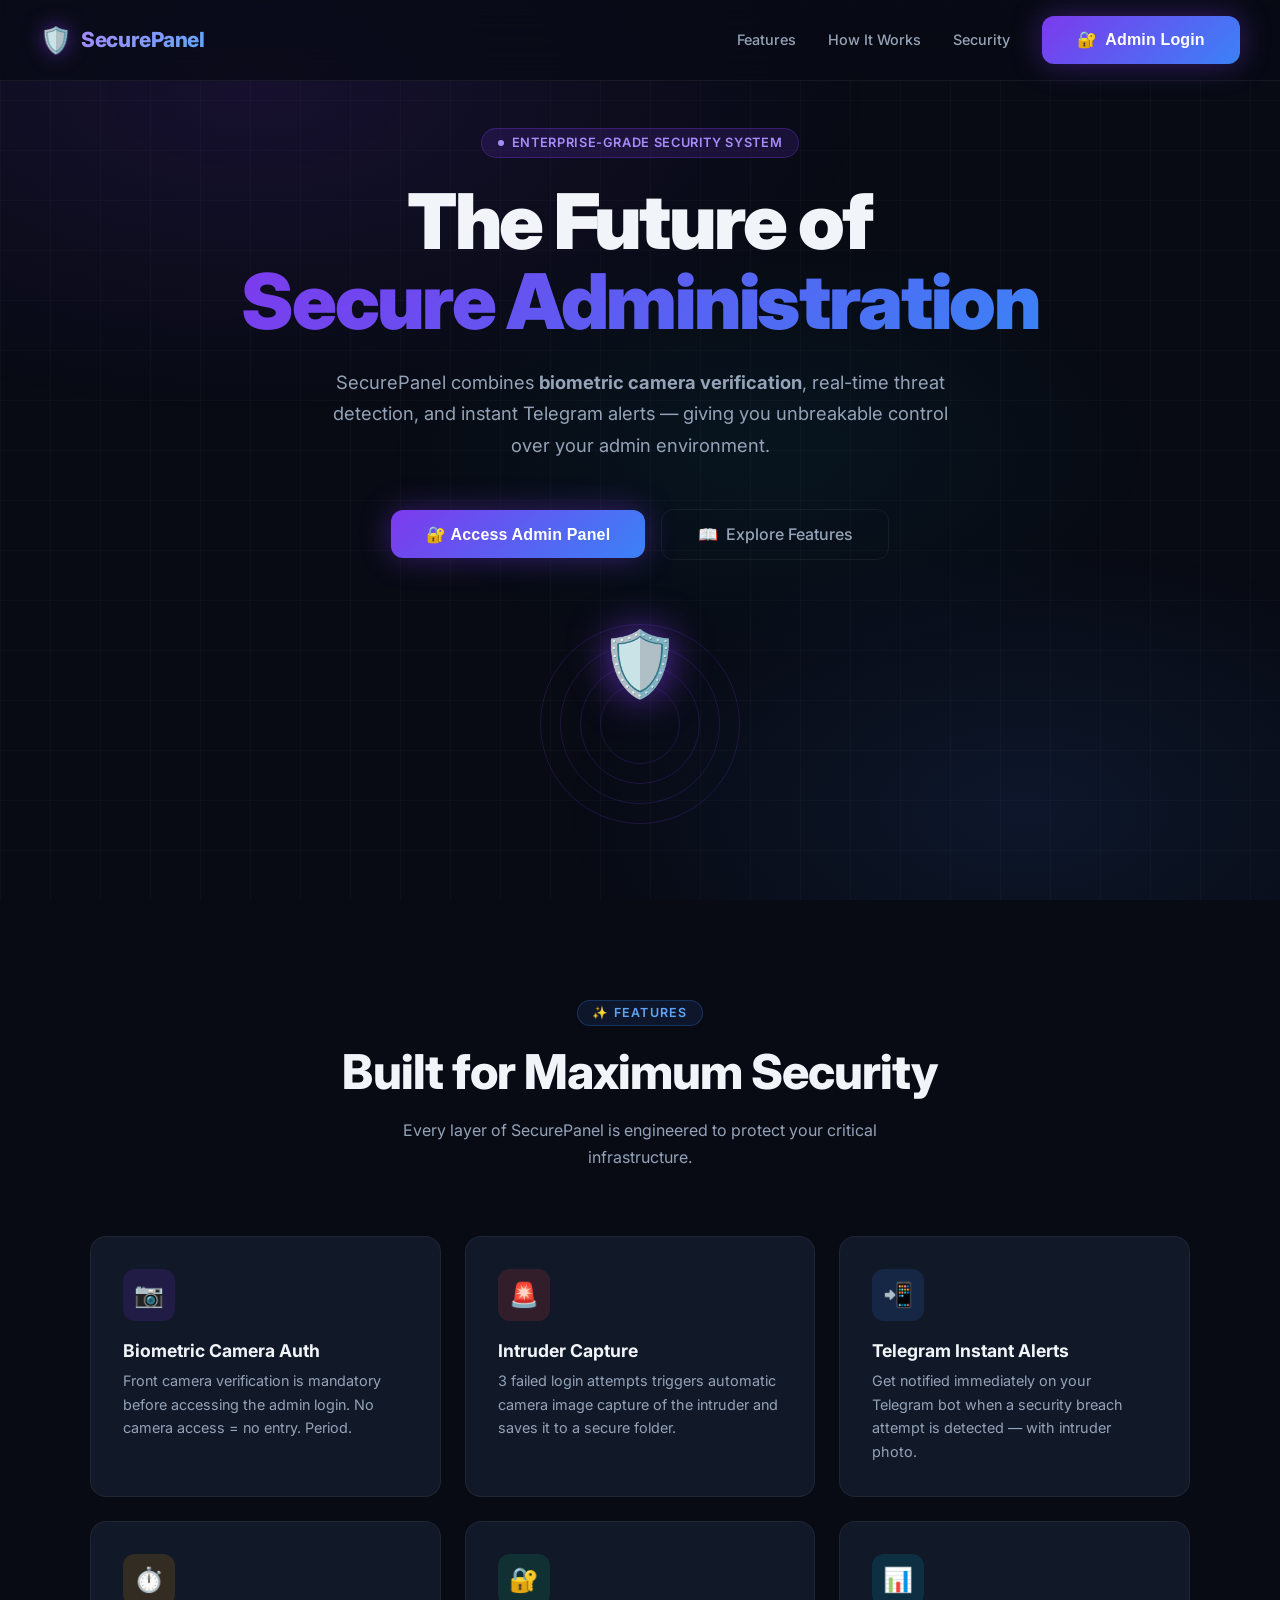
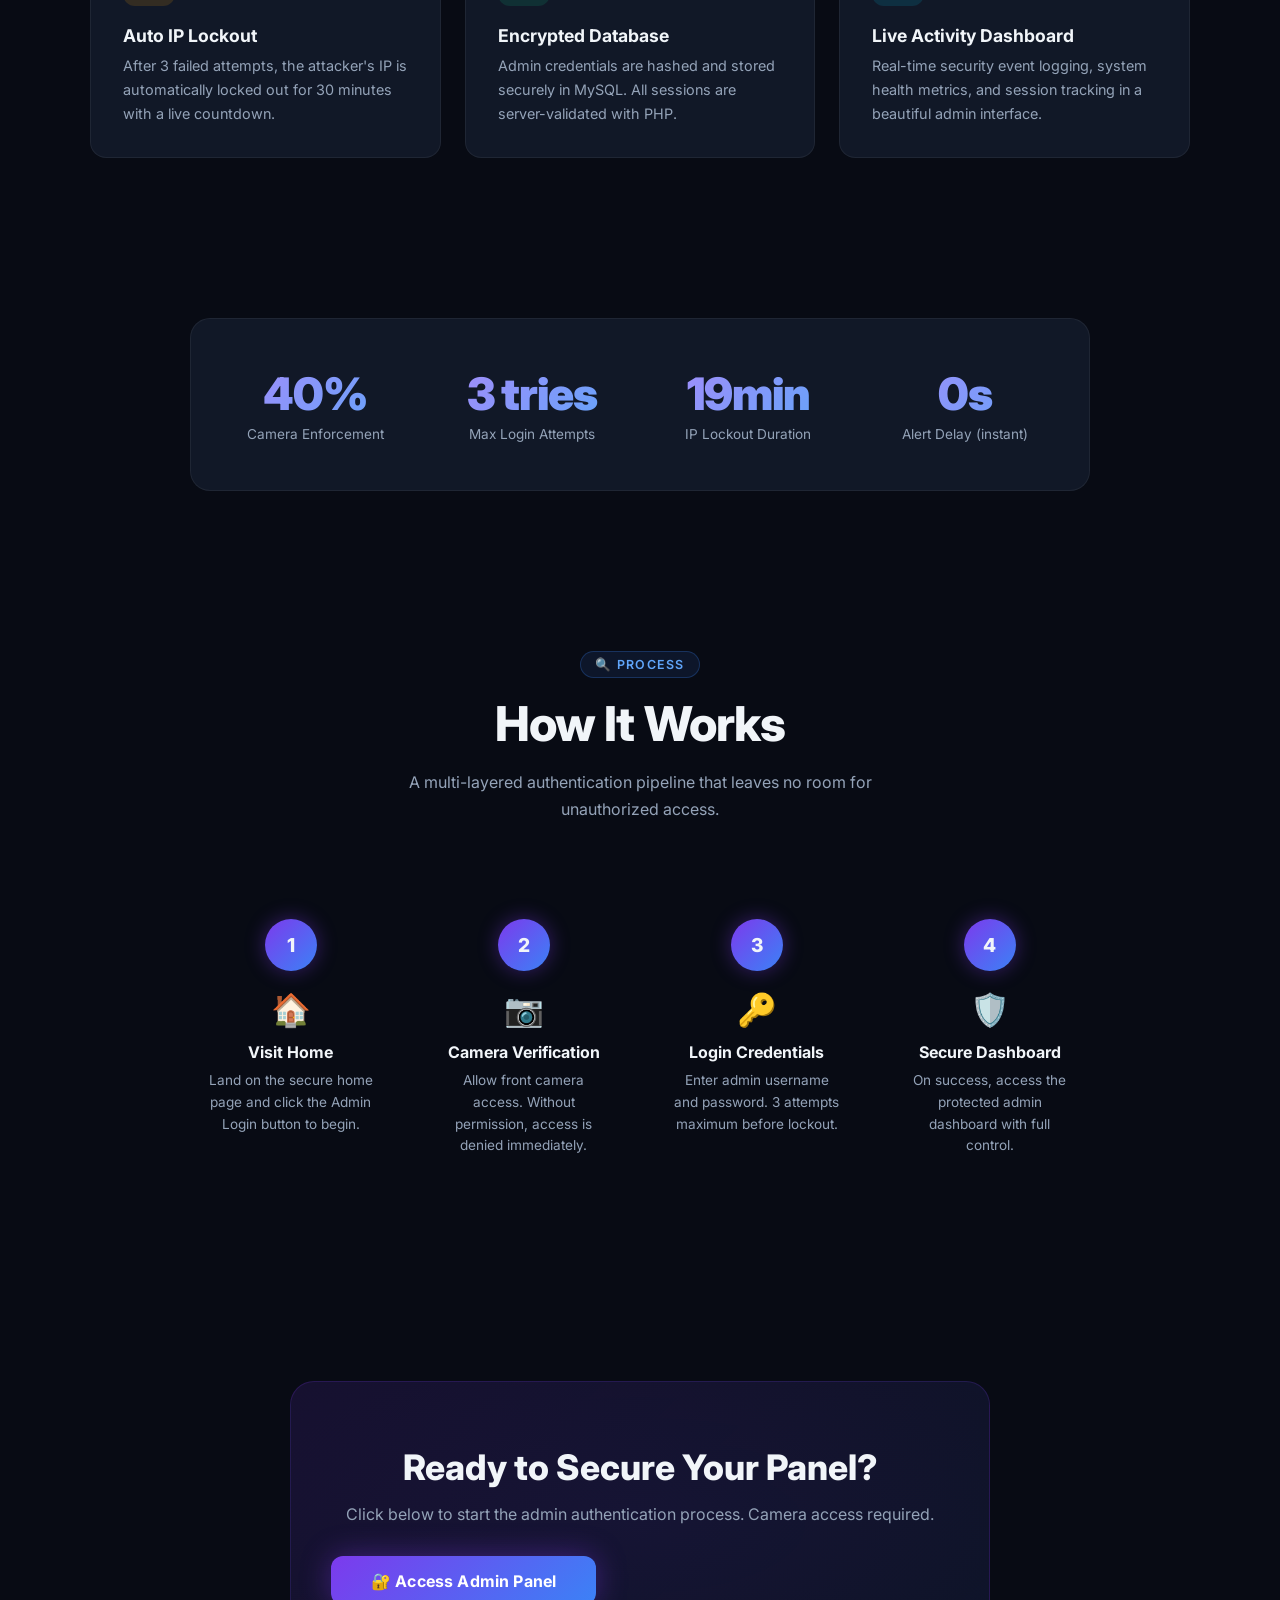
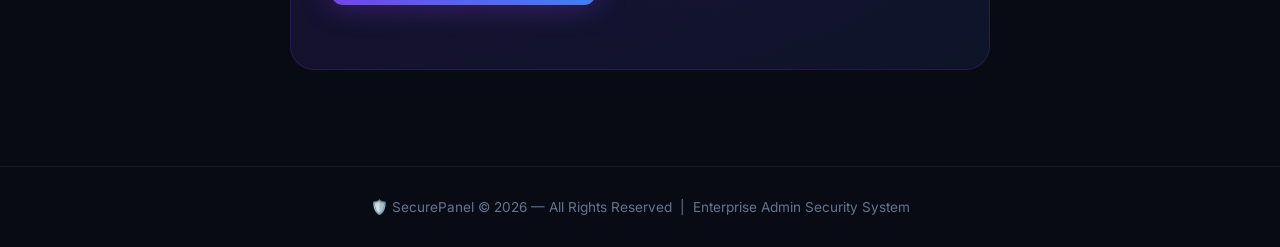
<file: index.html>
<!DOCTYPE html>
<html lang="en">
<head>
  <meta charset="UTF-8" />
  <meta name="viewport" content="width=device-width, initial-scale=1.0" />
  <title>SecurePanel — Enterprise Admin Security System</title>
  <meta name="description" content="SecurePanel is a next-generation secure admin panel system with biometric camera authentication, real-time threat detection, and Telegram security alerts." />
  <meta name="keywords" content="secure admin panel, biometric authentication, security system, admin dashboard" />

  <!-- Fonts -->
  <link rel="preconnect" href="https://fonts.googleapis.com" />
  <link href="https://fonts.googleapis.com/css2?family=Inter:wght@300;400;500;600;700;800;900&display=swap" rel="stylesheet" />

  <!-- Styles -->
  <link rel="stylesheet" href="css/style.css" />
</head>
<body>

<!-- Background -->
<div class="bg-mesh"></div>
<div class="grid-bg"></div>
<div class="particles"></div>

<!-- ========== NAVIGATION ========== -->
<nav class="navbar" id="navbar">
  <div class="nav-brand">
    <span class="brand-shield">🛡️</span>
    <span class="brand-name">SecurePanel</span>
  </div>
  <div class="nav-links">
    <a href="#features"    class="nav-link">Features</a>
    <a href="#how-it-works" class="nav-link">How It Works</a>
    <a href="#security"    class="nav-link">Security</a>
    <button id="adminLoginBtn" class="nav-cta">
      <span>🔐</span> Admin Login
    </button>
  </div>
</nav>

<!-- ========== HERO ========== -->
<section class="hero" id="home">
  <div class="hero-content">
    <div class="hero-badge">
      <span class="badge-dot"></span>
      ENTERPRISE-GRADE SECURITY SYSTEM
    </div>

    <h1 class="hero-title">
      <span class="line-1">The Future of</span>
      <span class="line-2">Secure Administration</span>
    </h1>

    <p class="hero-desc">
      SecurePanel combines <strong>biometric camera verification</strong>, real-time threat detection,
      and instant Telegram alerts — giving you unbreakable control over your admin environment.
    </p>

    <div class="hero-btns">
      <button id="adminLoginBtn" class="btn" onclick="document.getElementById('cameraModal').classList.add('active')">
        <span>🔐 Access Admin Panel</span>
      </button>
      <a href="#features" class="btn-secondary">
        <span>📖</span> Explore Features
      </a>
    </div>

    <!-- Shield visual -->
    <div class="hero-visual">
      <div class="shield-visual">
        <div class="shield-rings">
          <div class="ring"></div>
          <div class="ring"></div>
          <div class="ring"></div>
          <div class="ring"></div>
        </div>
        <div class="shield-center">🛡️</div>
      </div>
    </div>
  </div>
</section>

<!-- ========== FEATURES ========== -->
<section class="features" id="features">
  <div class="section-header reveal">
    <div class="section-tag">✨ FEATURES</div>
    <h2 class="section-title">Built for Maximum Security</h2>
    <p class="section-desc">Every layer of SecurePanel is engineered to protect your critical infrastructure.</p>
  </div>

  <div class="features-grid">

    <div class="feature-card reveal" style="--card-glow:rgba(124,58,237,0.08)">
      <div class="card-icon" style="--icon-bg:rgba(124,58,237,0.15)">📷</div>
      <div class="card-title">Biometric Camera Auth</div>
      <div class="card-desc">Front camera verification is mandatory before accessing the admin login. No camera access = no entry. Period.</div>
    </div>

    <div class="feature-card reveal" style="--card-glow:rgba(239,68,68,0.08)">
      <div class="card-icon" style="--icon-bg:rgba(239,68,68,0.15)">🚨</div>
      <div class="card-title">Intruder Capture</div>
      <div class="card-desc">3 failed login attempts triggers automatic camera image capture of the intruder and saves it to a secure folder.</div>
    </div>

    <div class="feature-card reveal" style="--card-glow:rgba(59,130,246,0.08)">
      <div class="card-icon" style="--icon-bg:rgba(59,130,246,0.15)">📲</div>
      <div class="card-title">Telegram Instant Alerts</div>
      <div class="card-desc">Get notified immediately on your Telegram bot when a security breach attempt is detected — with intruder photo.</div>
    </div>

    <div class="feature-card reveal" style="--card-glow:rgba(245,158,11,0.08)">
      <div class="card-icon" style="--icon-bg:rgba(245,158,11,0.15)">⏱️</div>
      <div class="card-title">Auto IP Lockout</div>
      <div class="card-desc">After 3 failed attempts, the attacker's IP is automatically locked out for 30 minutes with a live countdown.</div>
    </div>

    <div class="feature-card reveal" style="--card-glow:rgba(16,185,129,0.08)">
      <div class="card-icon" style="--icon-bg:rgba(16,185,129,0.15)">🔐</div>
      <div class="card-title">Encrypted Database</div>
      <div class="card-desc">Admin credentials are hashed and stored securely in MySQL. All sessions are server-validated with PHP.</div>
    </div>

    <div class="feature-card reveal" style="--card-glow:rgba(6,182,212,0.08)">
      <div class="card-icon" style="--icon-bg:rgba(6,182,212,0.15)">📊</div>
      <div class="card-title">Live Activity Dashboard</div>
      <div class="card-desc">Real-time security event logging, system health metrics, and session tracking in a beautiful admin interface.</div>
    </div>

  </div>
</section>

<!-- ========== STATS BANNER ========== -->
<section class="stats-banner" id="security">
  <div class="stats-inner reveal">
    <div class="stat-item">
      <div class="stat-num" data-count="100" data-suffix="%">0%</div>
      <div class="stat-lbl">Camera Enforcement</div>
    </div>
    <div class="stat-item">
      <div class="stat-num" data-count="3" data-suffix=" tries">0 tries</div>
      <div class="stat-lbl">Max Login Attempts</div>
    </div>
    <div class="stat-item">
      <div class="stat-num" data-count="30" data-suffix="min">0min</div>
      <div class="stat-lbl">IP Lockout Duration</div>
    </div>
    <div class="stat-item">
      <div class="stat-num" data-count="0" data-suffix="s">0s</div>
      <div class="stat-lbl">Alert Delay (instant)</div>
    </div>
  </div>
</section>

<!-- ========== HOW IT WORKS ========== -->
<section class="how-it-works" id="how-it-works">
  <div class="section-header reveal">
    <div class="section-tag">🔍 PROCESS</div>
    <h2 class="section-title">How It Works</h2>
    <p class="section-desc">A multi-layered authentication pipeline that leaves no room for unauthorized access.</p>
  </div>

  <div class="steps-grid">
    <div class="step-card reveal">
      <div class="step-num">1</div>
      <div class="step-icon">🏠</div>
      <div class="step-title">Visit Home</div>
      <div class="step-desc">Land on the secure home page and click the Admin Login button to begin.</div>
    </div>
    <div class="step-card reveal">
      <div class="step-num">2</div>
      <div class="step-icon">📷</div>
      <div class="step-title">Camera Verification</div>
      <div class="step-desc">Allow front camera access. Without permission, access is denied immediately.</div>
    </div>
    <div class="step-card reveal">
      <div class="step-num">3</div>
      <div class="step-icon">🔑</div>
      <div class="step-title">Login Credentials</div>
      <div class="step-desc">Enter admin username and password. 3 attempts maximum before lockout.</div>
    </div>
    <div class="step-card reveal">
      <div class="step-num">4</div>
      <div class="step-icon">🛡️</div>
      <div class="step-title">Secure Dashboard</div>
      <div class="step-desc">On success, access the protected admin dashboard with full control.</div>
    </div>
  </div>
</section>

<!-- ========== CTA ========== -->
<section class="cta-section">
  <div class="cta-box reveal">
    <div class="cta-title">Ready to Secure Your Panel?</div>
    <p class="cta-desc">Click below to start the admin authentication process. Camera access required.</p>
    <div class="cta-btn">
      <button id="adminLoginBtn" onclick="document.getElementById('cameraModal').classList.add('active')" style="
        padding: 0.9rem 2.5rem;
        background: linear-gradient(135deg, #7c3aed, #3b82f6);
        color: #fff; border: none; border-radius: 12px;
        font-size: 1rem; font-weight: 700; cursor: pointer;
        position: relative; z-index: 1;
        box-shadow: 0 0 30px rgba(124,58,237,0.4);
        transition: all 0.3s; font-family: 'Inter', sans-serif;
      " onmouseover="this.style.transform='translateY(-3px)'" onmouseout="this.style.transform='translateY(0)'">
        🔐 Access Admin Panel
      </button>
    </div>
  </div>
</section>

<!-- ========== FOOTER ========== -->
<footer>
  <p>🛡️ SecurePanel &copy; 2026 — All Rights Reserved &nbsp;|&nbsp; Enterprise Admin Security System</p>
</footer>

<!-- ========== CAMERA PERMISSION MODAL ========== -->
<div class="modal-overlay" id="cameraModal" role="dialog" aria-modal="true" aria-labelledby="modalTitle">
  <div class="modal-box">
    <div class="modal-icon">📷</div>
    <h2 class="modal-title" id="modalTitle">Camera Access Required</h2>
    <p class="modal-desc">
      For security purposes, <strong>front camera access is mandatory</strong> to access the Admin Panel.
      Your camera will be used for identity verification and security monitoring.
      <br /><br />
      <em style="color:#f59e0b; font-size:0.82rem;">⚠️ If you deny access, you will not be able to log in.</em>
    </p>
    <div class="modal-btns">
      <button class="btn-allow" id="allowCameraBtn">✅ Allow Camera</button>
      <button class="btn-deny"  id="denyCameraBtn">✖ Deny</button>
    </div>
  </div>
</div>

<!-- Camera denied message -->
<div id="cameraRequiredMsg" style="
  display:none; position:fixed; bottom:2rem; left:50%; transform:translateX(-50%);
  background:rgba(239,68,68,0.15); border:1px solid rgba(239,68,68,0.4);
  color:#fca5a5; padding:0.9rem 1.5rem; border-radius:12px; z-index:9999;
  font-size:0.9rem; font-family:'Inter',sans-serif; backdrop-filter:blur(10px);
  align-items:center; gap:0.6rem; max-width:90vw; text-align:center;
">
  🚫 Camera access is required to access the Admin Panel. Please allow camera and try again.
</div>

<!-- Scripts -->
<script src="js/home.js"></script>
</body>
</html>
</file>
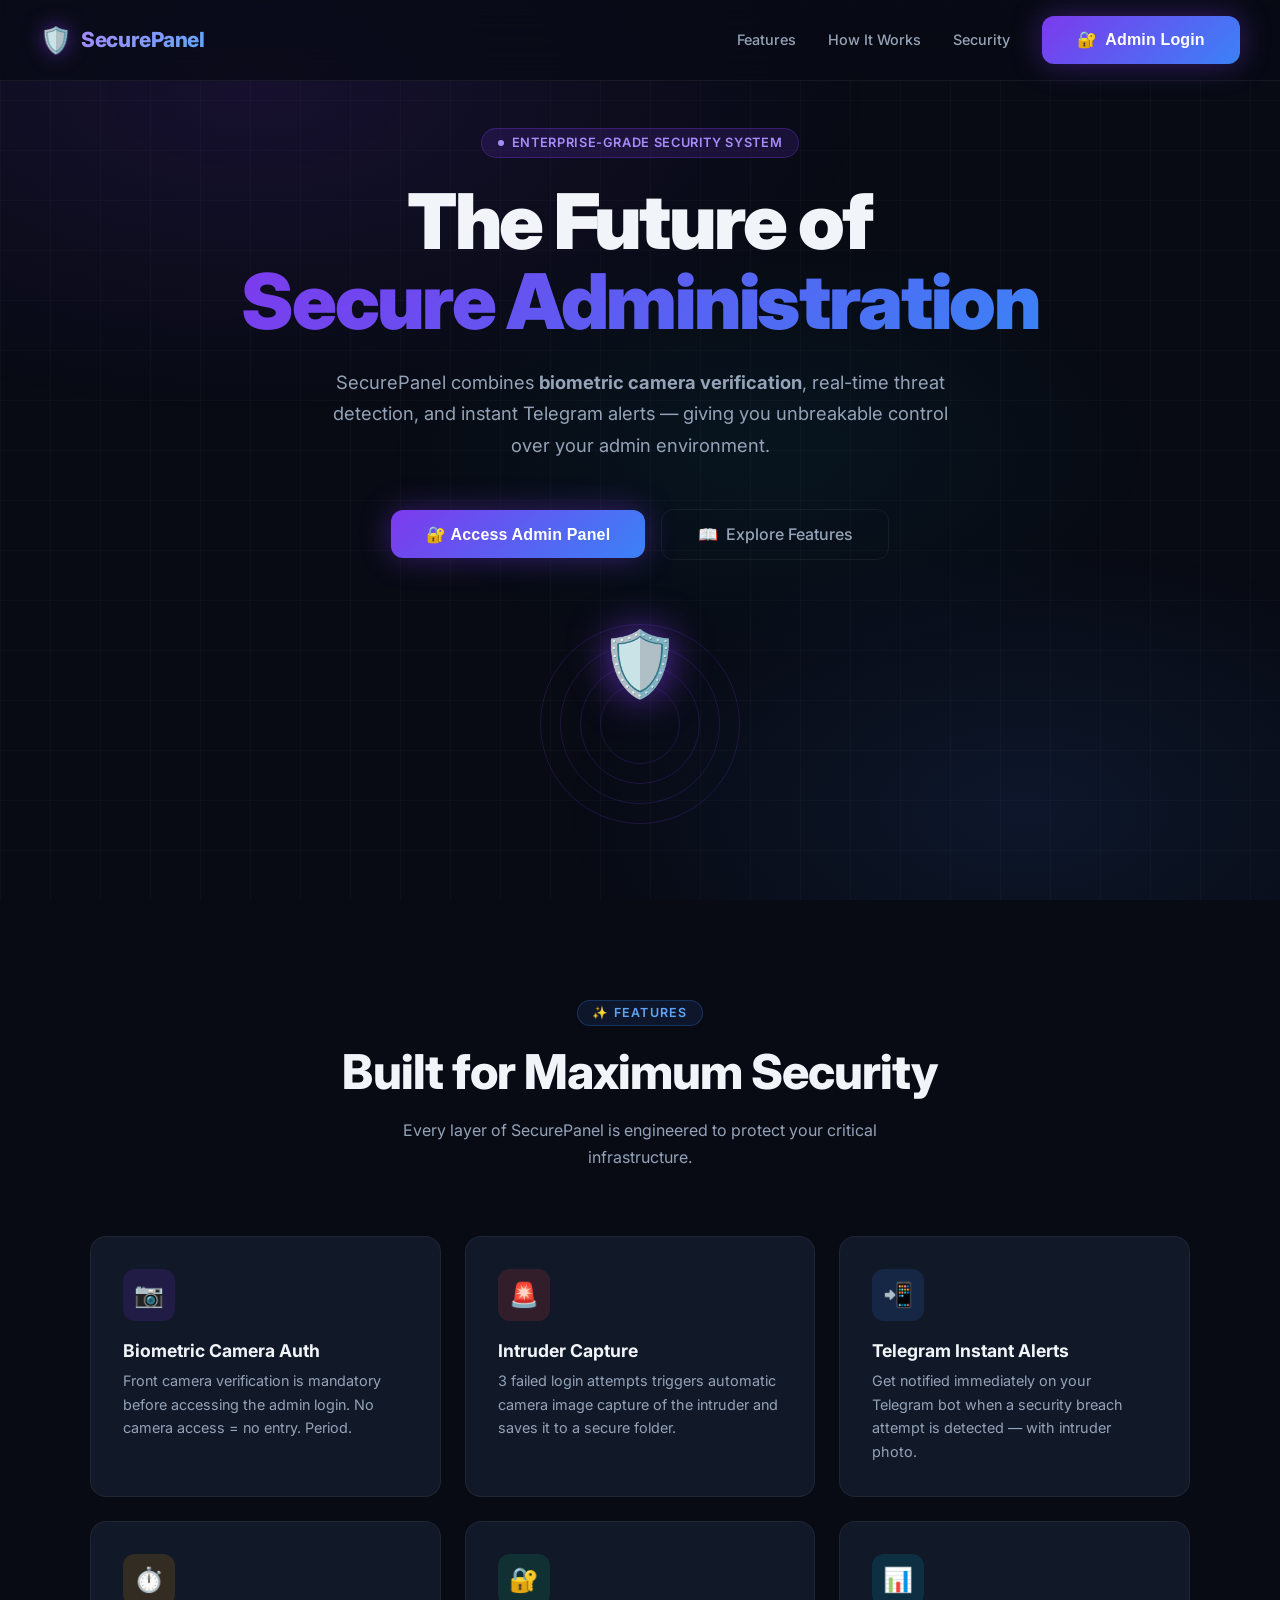
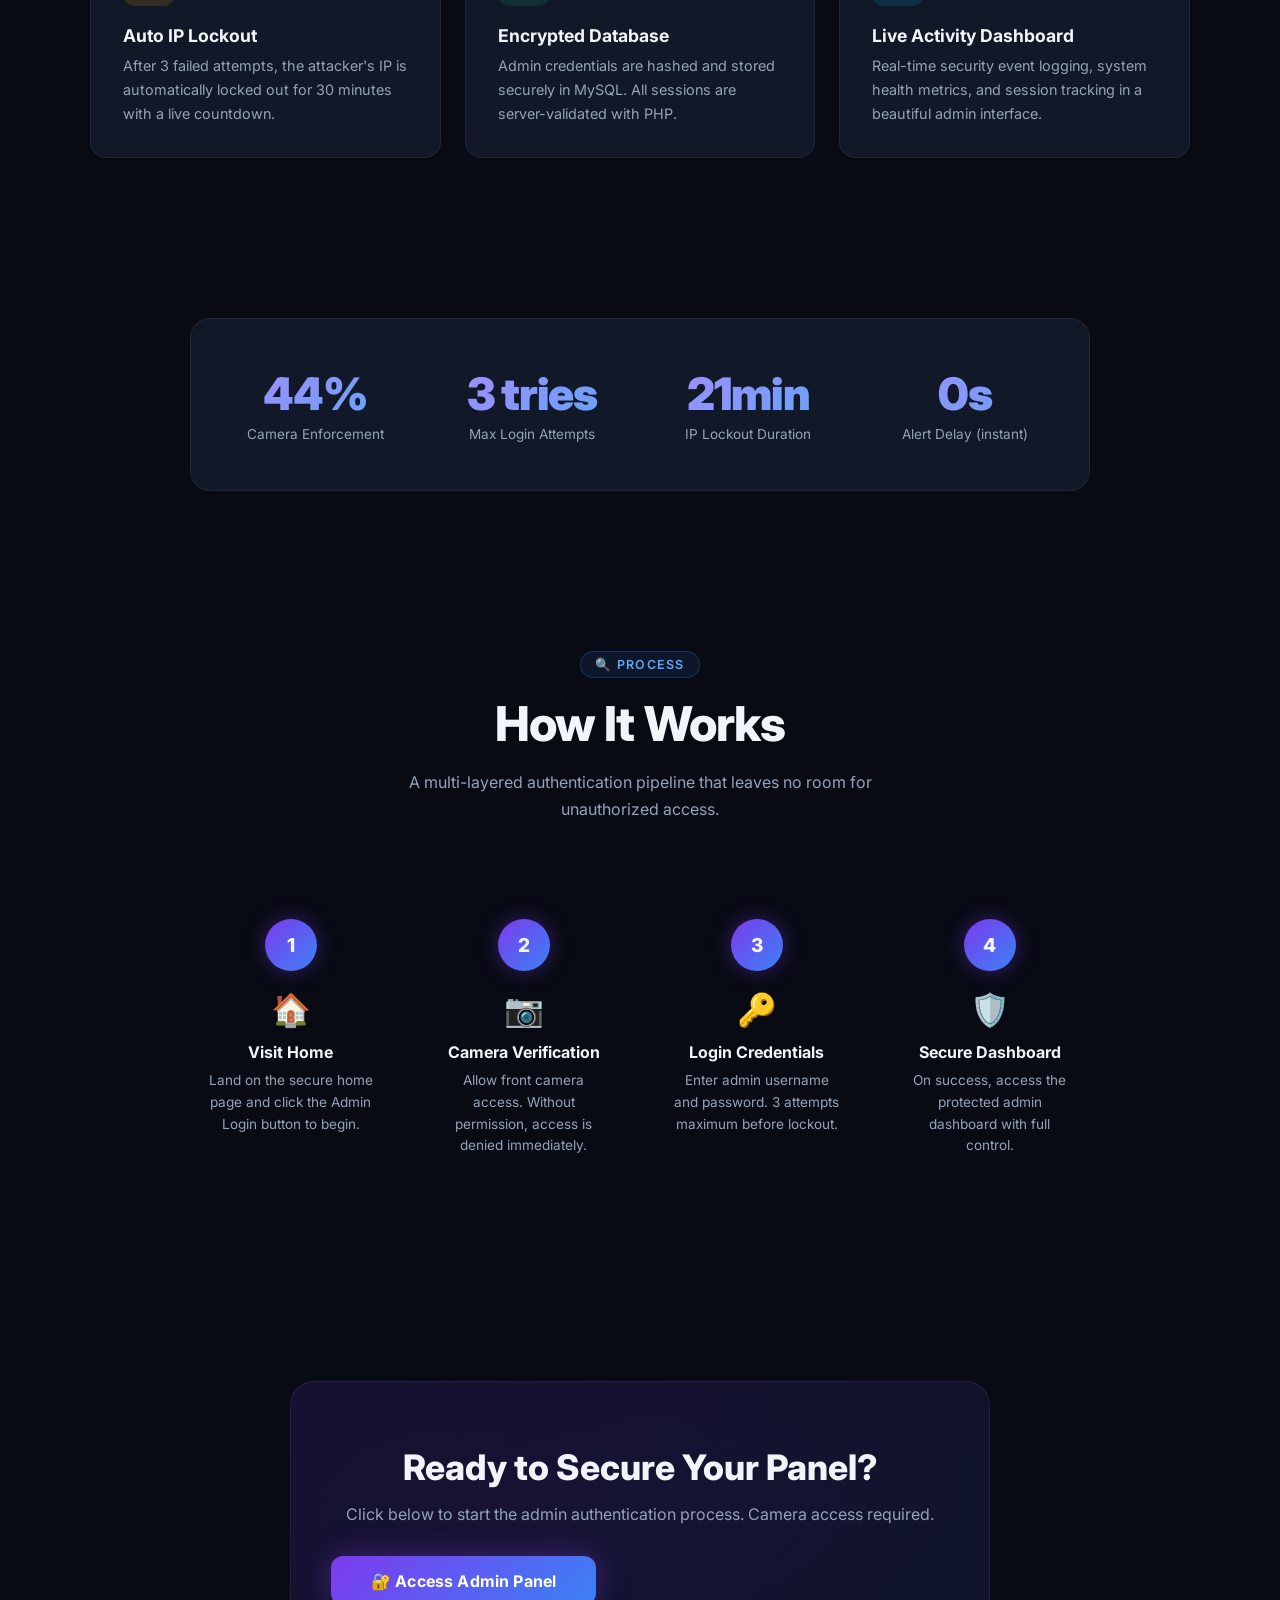
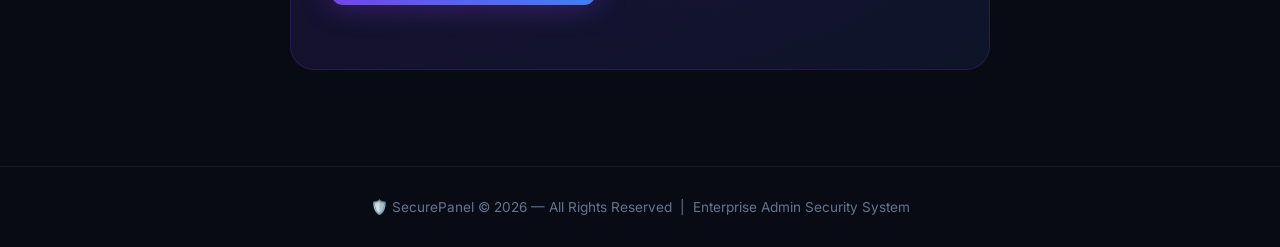
<file: admin_login.html>
<!DOCTYPE html>
<html lang="en">
<head>
  <meta charset="UTF-8" />
  <meta name="viewport" content="width=device-width, initial-scale=1.0" />
  <title>Admin Login — SecurePanel</title>
  <meta name="description" content="Secure admin login with camera verification. Unauthorized access is monitored and reported." />
  <meta name="robots" content="noindex, nofollow" />

  <!-- Fonts -->
  <link rel="preconnect" href="https://fonts.googleapis.com" />
  <link href="https://fonts.googleapis.com/css2?family=Inter:wght@300;400;500;600;700;800&display=swap" rel="stylesheet" />

  <!-- Styles -->
  <link rel="stylesheet" href="css/login.css" />
</head>
<body>

<!-- Backgrounds -->
<div class="bg-mesh"></div>
<div class="grid-bg"></div>
<div class="scan-lines"></div>
<div class="scan-bar"></div>

<!-- ===== CAMERA PREVIEW STRIP (top-right) ===== -->
<div class="camera-strip">
  <div class="camera-label">
    <span class="cam-dot"></span> LIVE CAM
  </div>
  <video id="cameraPreview" autoplay muted playsinline></video>
</div>

<!-- Hidden canvas for capture -->
<canvas id="captureCanvas" style="display:none;"></canvas>

<!-- ===== LOGIN CARD ===== -->
<div class="login-wrapper">
  <div class="login-card">

    <!-- Header -->
    <div class="card-header">
      <span class="card-shield">🛡️</span>
      <h1 class="card-title">Admin Login</h1>
      <p class="card-subtitle">Authorized personnel only</p>
    </div>

    <!-- Security status bar -->
    <div class="security-status">
      <span class="status-dot"></span>
      <span>Secure connection active &nbsp;·&nbsp; Camera monitoring enabled &nbsp;·&nbsp; 3 max attempts</span>
    </div>

    <!-- Alert box -->
    <div class="alert-box" id="alertBox" role="alert"></div>

    <!-- Lockout Section -->
    <div class="lockout-timer" id="lockoutSection">
      <div class="lockout-icon">🔒</div>
      <div class="lockout-title">Access Locked</div>
      <div class="lockout-desc">
        Too many failed attempts detected.<br />
        Security alert has been sent. Try again after:
      </div>
      <div class="countdown" id="countdown">30:00</div>
    </div>

    <!-- Login Form -->
    <form class="login-form" id="loginForm" novalidate>

      <!-- Username -->
      <div class="form-group">
        <label class="form-label" for="username">Username</label>
        <div class="input-wrap">
          <span class="input-icon">👤</span>
          <input
            type="text"
            id="username"
            name="username"
            class="form-input"
            placeholder="Enter your username"
            autocomplete="username"
            required
            spellcheck="false"
          />
        </div>
      </div>

      <!-- Password -->
      <div class="form-group">
        <label class="form-label" for="password">Password</label>
        <div class="input-wrap">
          <span class="input-icon">🔑</span>
          <input
            type="password"
            id="password"
            name="password"
            class="form-input"
            placeholder="Enter your password"
            autocomplete="current-password"
            required
          />
          <button type="button" class="toggle-pw" id="togglePw" aria-label="Toggle password">👁️</button>
        </div>
      </div>

      <!-- Attempts Meter -->
      <div class="attempts-meter">
        <div class="meter-label">
          <span>Login Attempts</span>
          <span><span id="attemptsLeft">3</span> remaining</span>
        </div>
        <div class="meter-bar">
          <div class="meter-fill" id="meterFill"></div>
        </div>
      </div>

      <!-- Submit -->
      <button type="submit" id="loginBtn">
        <span class="btn-text">🔐 Login Securely</span>
        <div class="btn-loader"></div>
      </button>

      <!-- Footer link -->
      <div class="form-footer">
        <a href="index.html" class="back-link">← Back to Home</a>
      </div>

    </form>

  </div><!-- /login-card -->

  <!-- Security Warning -->
  <p style="
    text-align:center; font-size:0.72rem;
    color:rgba(148,163,184,0.5); margin-top:1rem; line-height:1.6;
    font-family:'Inter',sans-serif;
  ">
    ⚠️ This login is actively monitored. Unauthorized access attempts are<br />
    photographed, logged, and reported to the system administrator.
  </p>

</div><!-- /login-wrapper -->

<!-- Scripts -->
<script src="js/login.js"></script>
</body>
</html>
</file>
<file: css/style.css>
/* ============================================================
   style.css — Home Page Styles
   Secure Admin Panel
   ============================================================ */

@import url('https://fonts.googleapis.com/css2?family=Inter:wght@300;400;500;600;700;800;900&display=swap');

/* ---------- Reset & Root ---------- */
*, *::before, *::after { margin: 0; padding: 0; box-sizing: border-box; }

:root {
  --bg-primary:    #080b14;
  --bg-secondary:  #0d1220;
  --bg-card:       #111827;
  --accent-purple: #7c3aed;
  --accent-blue:   #3b82f6;
  --accent-cyan:   #06b6d4;
  --accent-green:  #10b981;
  --text-primary:  #f1f5f9;
  --text-secondary:#94a3b8;
  --text-muted:    #64748b;
  --border:        rgba(255,255,255,0.06);
  --glow-purple:   rgba(124,58,237,0.3);
  --glow-blue:     rgba(59,130,246,0.3);
  --font:          'Inter', sans-serif;
}

html { scroll-behavior: smooth; }

body {
  font-family: var(--font);
  background: var(--bg-primary);
  color: var(--text-primary);
  overflow-x: hidden;
  min-height: 100vh;
}

/* ---------- Scrollbar ---------- */
::-webkit-scrollbar { width: 6px; }
::-webkit-scrollbar-track { background: var(--bg-primary); }
::-webkit-scrollbar-thumb { background: var(--accent-purple); border-radius: 3px; }

/* ---------- Background Mesh ---------- */
.bg-mesh {
  position: fixed; inset: 0; z-index: 0; pointer-events: none;
  background:
    radial-gradient(ellipse 80% 60% at 20% 10%, rgba(124,58,237,0.12) 0%, transparent 60%),
    radial-gradient(ellipse 60% 50% at 80% 90%, rgba(59,130,246,0.10) 0%, transparent 60%),
    radial-gradient(ellipse 50% 40% at 60% 50%, rgba(6,182,212,0.06) 0%, transparent 60%);
}

.grid-bg {
  position: fixed; inset: 0; z-index: 0; pointer-events: none;
  background-image:
    linear-gradient(rgba(255,255,255,0.025) 1px, transparent 1px),
    linear-gradient(90deg, rgba(255,255,255,0.025) 1px, transparent 1px);
  background-size: 50px 50px;
}

/* ---------- Floating Particles ---------- */
.particles {
  position: fixed; inset: 0; z-index: 0; pointer-events: none; overflow: hidden;
}

.particle {
  position: absolute;
  border-radius: 50%;
  animation: floatParticle linear infinite;
  opacity: 0;
}

@keyframes floatParticle {
  0%   { transform: translateY(100vh) scale(0); opacity: 0; }
  10%  { opacity: 1; }
  90%  { opacity: 1; }
  100% { transform: translateY(-100px) scale(1); opacity: 0; }
}

/* ---------- Navigation ---------- */
.navbar {
  position: fixed; top: 0; left: 0; right: 0; z-index: 100;
  display: flex; align-items: center; justify-content: space-between;
  padding: 1rem 2.5rem;
  background: rgba(8,11,20,0.7);
  backdrop-filter: blur(20px);
  border-bottom: 1px solid var(--border);
  transition: all 0.3s;
}

.nav-brand {
  display: flex; align-items: center; gap: 0.6rem;
  font-size: 1.3rem; font-weight: 800; letter-spacing: -0.02em;
}

.brand-shield {
  font-size: 1.6rem;
  filter: drop-shadow(0 0 10px rgba(124,58,237,0.6));
  animation: shieldPulse 3s ease-in-out infinite;
}

@keyframes shieldPulse {
  0%,100% { filter: drop-shadow(0 0 10px rgba(124,58,237,0.6)); }
  50%     { filter: drop-shadow(0 0 20px rgba(124,58,237,1)); }
}

.brand-name {
  background: linear-gradient(135deg, #a78bfa, #60a5fa);
  -webkit-background-clip: text; -webkit-text-fill-color: transparent;
}

.nav-links { display: flex; align-items: center; gap: 2rem; }

.nav-link {
  color: var(--text-secondary); text-decoration: none;
  font-size: 0.9rem; font-weight: 500;
  transition: color 0.2s;
}
.nav-link:hover { color: var(--text-primary); }

.nav-cta {
  padding: 0.5rem 1.3rem;
  background: linear-gradient(135deg, var(--accent-purple), var(--accent-blue));
  color: #fff; border: none; border-radius: 8px;
  font-size: 0.88rem; font-weight: 600; cursor: pointer;
  text-decoration: none;
  transition: all 0.3s;
  box-shadow: 0 0 20px rgba(124,58,237,0.3);
}
.nav-cta:hover {
  transform: translateY(-2px);
  box-shadow: 0 0 30px rgba(124,58,237,0.5);
}

/* ---------- Hero Section ---------- */
.hero {
  position: relative; z-index: 1;
  min-height: 100vh;
  display: flex; align-items: center; justify-content: center;
  padding: 8rem 2rem 5rem;
  text-align: center;
}

.hero-content { max-width: 900px; }

.hero-badge {
  display: inline-flex; align-items: center; gap: 0.5rem;
  padding: 0.4rem 1rem;
  background: rgba(124,58,237,0.15);
  border: 1px solid rgba(124,58,237,0.3);
  border-radius: 100px;
  font-size: 0.8rem; font-weight: 600; color: #a78bfa;
  margin-bottom: 1.5rem;
  letter-spacing: 0.05em;
  animation: fadeSlideDown 0.8s ease both;
}

.badge-dot {
  width: 6px; height: 6px; border-radius: 50%;
  background: #a78bfa;
  animation: pulseDot 1.5s ease-in-out infinite;
}

@keyframes pulseDot {
  0%,100% { opacity: 1; transform: scale(1); }
  50%     { opacity: 0.5; transform: scale(0.6); }
}

.hero-title {
  font-size: clamp(2.5rem, 6vw, 5.5rem);
  font-weight: 900; line-height: 1.05;
  letter-spacing: -0.03em;
  margin-bottom: 1.5rem;
  animation: fadeSlideDown 0.8s ease 0.1s both;
}

.hero-title .line-1 { display: block; color: var(--text-primary); }
.hero-title .line-2 {
  display: block;
  background: linear-gradient(135deg, #7c3aed, #3b82f6, #06b6d4);
  -webkit-background-clip: text; -webkit-text-fill-color: transparent;
  background-size: 200% 200%;
  animation: gradientShift 4s ease infinite;
}

@keyframes gradientShift {
  0%,100% { background-position: 0% 50%; }
  50%     { background-position: 100% 50%; }
}

.hero-desc {
  font-size: 1.15rem; color: var(--text-secondary);
  max-width: 620px; margin: 0 auto 3rem;
  line-height: 1.7;
  animation: fadeSlideDown 0.8s ease 0.2s both;
}

.hero-btns {
  display: flex; align-items: center; justify-content: center;
  gap: 1rem; flex-wrap: wrap;
  animation: fadeSlideDown 0.8s ease 0.3s both;
}

#adminLoginBtn {
  position: relative; overflow: hidden;
  padding: 0.9rem 2.2rem;
  background: linear-gradient(135deg, #7c3aed, #3b82f6);
  color: #fff; border: none; border-radius: 12px;
  font-size: 1rem; font-weight: 700; cursor: pointer;
  transition: all 0.3s;
  box-shadow: 0 0 30px rgba(124,58,237,0.4);
  letter-spacing: 0.01em;
  display: flex; align-items: center; gap: 0.5rem;
}

#adminLoginBtn::before {
  content: '';
  position: absolute; inset: 0;
  background: linear-gradient(135deg, #9333ea, #60a5fa);
  opacity: 0; transition: opacity 0.3s;
}

#adminLoginBtn:hover { transform: translateY(-3px); box-shadow: 0 0 50px rgba(124,58,237,0.6); }
#adminLoginBtn:hover::before { opacity: 1; }
#adminLoginBtn span { position: relative; z-index: 1; }

.btn-secondary {
  padding: 0.9rem 2.2rem;
  background: transparent;
  color: var(--text-secondary);
  border: 1px solid var(--border);
  border-radius: 12px; font-size: 1rem; font-weight: 500;
  cursor: pointer; text-decoration: none;
  transition: all 0.3s;
  display: flex; align-items: center; gap: 0.5rem;
}
.btn-secondary:hover {
  border-color: rgba(124,58,237,0.5);
  color: var(--text-primary);
  background: rgba(124,58,237,0.05);
}

/* Shield Visual */
.hero-visual {
  margin-top: 4rem;
  animation: fadeSlideDown 0.8s ease 0.4s both;
}

.shield-visual {
  position: relative;
  width: 200px; height: 200px;
  margin: 0 auto;
}

.shield-rings {
  position: absolute; inset: 0; display: flex; align-items: center; justify-content: center;
}

.ring {
  position: absolute; border-radius: 50%;
  border: 1px solid rgba(124,58,237,0.2);
  animation: ringPulse 3s ease-in-out infinite;
}

.ring:nth-child(1) { width: 80px;  height: 80px;  animation-delay: 0s; }
.ring:nth-child(2) { width: 120px; height: 120px; animation-delay: 0.5s; }
.ring:nth-child(3) { width: 160px; height: 160px; animation-delay: 1s; }
.ring:nth-child(4) { width: 200px; height: 200px; animation-delay: 1.5s; }

@keyframes ringPulse {
  0%,100% { border-color: rgba(124,58,237,0.2); transform: scale(1); }
  50%     { border-color: rgba(124,58,237,0.5); transform: scale(1.02); }
}

.shield-center {
  position: relative; z-index: 2;
  font-size: 4rem;
  filter: drop-shadow(0 0 20px rgba(124,58,237,0.8));
  animation: shieldFloat 4s ease-in-out infinite;
}

@keyframes shieldFloat {
  0%,100% { transform: translateY(0); }
  50%     { transform: translateY(-10px); }
}

/* ---------- Features Section ---------- */
.features {
  position: relative; z-index: 1;
  padding: 6rem 2rem;
}

.section-header {
  text-align: center; margin-bottom: 4rem;
}

.section-tag {
  display: inline-block;
  padding: 0.3rem 0.9rem;
  background: rgba(59,130,246,0.1);
  border: 1px solid rgba(59,130,246,0.25);
  border-radius: 100px;
  font-size: 0.78rem; font-weight: 600; color: #60a5fa;
  letter-spacing: 0.1em; text-transform: uppercase;
  margin-bottom: 1rem;
}

.section-title {
  font-size: clamp(1.8rem, 4vw, 3rem);
  font-weight: 800; letter-spacing: -0.02em;
  margin-bottom: 1rem;
}

.section-desc { color: var(--text-secondary); max-width: 500px; margin: 0 auto; line-height: 1.7; }

.features-grid {
  max-width: 1100px; margin: 0 auto;
  display: grid; grid-template-columns: repeat(auto-fit, minmax(300px, 1fr));
  gap: 1.5rem;
}

.feature-card {
  position: relative; overflow: hidden;
  background: var(--bg-card);
  border: 1px solid var(--border);
  border-radius: 16px;
  padding: 2rem;
  transition: all 0.4s;
  cursor: default;
}

.feature-card::before {
  content: ''; position: absolute; inset: 0; opacity: 0;
  background: radial-gradient(ellipse at top left, var(--card-glow, rgba(124,58,237,0.08)), transparent 60%);
  transition: opacity 0.4s;
}

.feature-card:hover { transform: translateY(-4px); border-color: rgba(124,58,237,0.3); }
.feature-card:hover::before { opacity: 1; }

.card-icon {
  width: 52px; height: 52px; border-radius: 12px;
  display: flex; align-items: center; justify-content: center;
  font-size: 1.5rem; margin-bottom: 1.2rem;
  background: var(--icon-bg, rgba(124,58,237,0.15));
}

.card-title { font-size: 1.1rem; font-weight: 700; margin-bottom: 0.5rem; }
.card-desc  { font-size: 0.9rem; color: var(--text-secondary); line-height: 1.65; }

/* ---------- Stats Banner ---------- */
.stats-banner {
  position: relative; z-index: 1;
  padding: 4rem 2rem;
}

.stats-inner {
  max-width: 900px; margin: 0 auto;
  display: grid; grid-template-columns: repeat(auto-fit, minmax(180px, 1fr));
  gap: 2rem;
  background: var(--bg-card);
  border: 1px solid var(--border);
  border-radius: 20px;
  padding: 3rem 2rem;
}

.stat-item { text-align: center; }

.stat-num {
  font-size: 2.8rem; font-weight: 900;
  background: linear-gradient(135deg, #a78bfa, #60a5fa);
  -webkit-background-clip: text; -webkit-text-fill-color: transparent;
  letter-spacing: -0.03em;
}

.stat-lbl { font-size: 0.85rem; color: var(--text-secondary); margin-top: 0.3rem; }

/* ---------- How It Works ---------- */
.how-it-works {
  position: relative; z-index: 1;
  padding: 6rem 2rem;
}

.steps-grid {
  max-width: 900px; margin: 0 auto;
  display: grid; grid-template-columns: repeat(auto-fit, minmax(200px, 1fr));
  gap: 2rem;
  position: relative;
}

.step-card {
  text-align: center; padding: 2rem 1rem;
  position: relative;
}

.step-num {
  width: 52px; height: 52px; border-radius: 50%;
  background: linear-gradient(135deg, #7c3aed, #3b82f6);
  display: flex; align-items: center; justify-content: center;
  font-size: 1.2rem; font-weight: 800;
  margin: 0 auto 1.2rem;
  box-shadow: 0 0 20px rgba(124,58,237,0.4);
}

.step-icon { font-size: 2rem; margin-bottom: 0.8rem; }
.step-title { font-size: 1rem; font-weight: 700; margin-bottom: 0.5rem; }
.step-desc  { font-size: 0.85rem; color: var(--text-secondary); line-height: 1.6; }

/* ---------- CTA Section ---------- */
.cta-section {
  position: relative; z-index: 1;
  padding: 6rem 2rem;
  text-align: center;
}

.cta-box {
  max-width: 700px; margin: 0 auto;
  background: linear-gradient(135deg, rgba(124,58,237,0.12), rgba(59,130,246,0.08));
  border: 1px solid rgba(124,58,237,0.2);
  border-radius: 24px;
  padding: 4rem 2.5rem;
  position: relative; overflow: hidden;
}

.cta-box::before {
  content: '';
  position: absolute; top: -50%; left: -50%;
  width: 200%; height: 200%;
  background: radial-gradient(ellipse, rgba(124,58,237,0.05) 0%, transparent 60%);
  animation: rotateCta 20s linear infinite;
}

@keyframes rotateCta {
  from { transform: rotate(0deg); }
  to   { transform: rotate(360deg); }
}

.cta-title { font-size: 2.2rem; font-weight: 800; margin-bottom: 1rem; position: relative; }
.cta-desc  { color: var(--text-secondary); margin-bottom: 2rem; position: relative; }
.cta-btn   { position: relative; }

/* ---------- Footer ---------- */
footer {
  position: relative; z-index: 1;
  text-align: center; padding: 2rem;
  border-top: 1px solid var(--border);
  color: var(--text-muted); font-size: 0.85rem;
}

/* ---------- Animations ---------- */
@keyframes fadeSlideDown {
  from { opacity: 0; transform: translateY(-20px); }
  to   { opacity: 1; transform: translateY(0); }
}

.reveal {
  opacity: 0; transform: translateY(30px);
  transition: all 0.6s cubic-bezier(0.16,1,0.3,1);
}

.reveal.visible { opacity: 1; transform: translateY(0); }

/* ---------- Camera Modal ---------- */
.modal-overlay {
  position: fixed; inset: 0; z-index: 9999;
  background: rgba(0,0,0,0.85);
  backdrop-filter: blur(10px);
  display: flex; align-items: center; justify-content: center;
  opacity: 0; pointer-events: none;
  transition: all 0.3s;
}

.modal-overlay.active { opacity: 1; pointer-events: all; }

.modal-box {
  background: var(--bg-card);
  border: 1px solid rgba(124,58,237,0.3);
  border-radius: 20px;
  padding: 2.5rem;
  max-width: 420px; width: 90%;
  text-align: center;
  transform: scale(0.9);
  transition: transform 0.3s;
}

.modal-overlay.active .modal-box { transform: scale(1); }

.modal-icon { font-size: 3rem; margin-bottom: 1rem; }
.modal-title { font-size: 1.3rem; font-weight: 700; margin-bottom: 0.8rem; }
.modal-desc  { color: var(--text-secondary); font-size: 0.9rem; line-height: 1.6; margin-bottom: 2rem; }

.modal-btns { display: flex; gap: 1rem; justify-content: center; }

.btn-allow {
  padding: 0.75rem 1.8rem;
  background: linear-gradient(135deg, #7c3aed, #3b82f6);
  color: #fff; border: none; border-radius: 10px;
  font-weight: 600; cursor: pointer; font-size: 0.95rem;
  transition: all 0.3s;
}
.btn-allow:hover { transform: translateY(-2px); box-shadow: 0 8px 20px rgba(124,58,237,0.4); }

.btn-deny {
  padding: 0.75rem 1.8rem;
  background: transparent;
  color: var(--text-secondary);
  border: 1px solid var(--border);
  border-radius: 10px; font-weight: 500; cursor: pointer; font-size: 0.95rem;
  transition: all 0.3s;
}
.btn-deny:hover { border-color: #ef4444; color: #ef4444; }

/* ---------- Responsive ---------- */
@media (max-width: 768px) {
  .navbar { padding: 1rem 1.2rem; }
  .nav-links { display: none; }
  .hero { padding: 7rem 1.2rem 4rem; }
  .features-grid { grid-template-columns: 1fr; }
  .steps-grid { grid-template-columns: 1fr 1fr; }
}

@media (max-width: 480px) {
  .steps-grid { grid-template-columns: 1fr; }
}
</file>
<file: css/login.css>
/* ============================================================
   login.css — Admin Login Page Styles
   ============================================================ */

@import url('https://fonts.googleapis.com/css2?family=Inter:wght@300;400;500;600;700;800;900&display=swap');

*, *::before, *::after { margin: 0; padding: 0; box-sizing: border-box; }

:root {
  --bg-primary:    #080b14;
  --bg-card:       rgba(13,18,32,0.9);
  --accent-purple: #7c3aed;
  --accent-blue:   #3b82f6;
  --text-primary:  #f1f5f9;
  --text-secondary:#94a3b8;
  --border:        rgba(255,255,255,0.07);
  --error:         #ef4444;
  --success:       #10b981;
  --warning:       #f59e0b;
  --font:          'Inter', sans-serif;
}

body {
  font-family: var(--font);
  background: var(--bg-primary);
  color: var(--text-primary);
  min-height: 100vh;
  display: flex; align-items: center; justify-content: center;
  overflow: hidden;
}

/* ---- Backgrounds ---- */
.bg-mesh {
  position: fixed; inset: 0; z-index: 0; pointer-events: none;
  background:
    radial-gradient(ellipse 70% 60% at 15% 15%, rgba(124,58,237,0.15) 0%, transparent 60%),
    radial-gradient(ellipse 60% 50% at 85% 85%, rgba(59,130,246,0.12) 0%, transparent 60%);
}

.grid-bg {
  position: fixed; inset: 0; z-index: 0; pointer-events: none;
  background-image:
    linear-gradient(rgba(255,255,255,0.02) 1px, transparent 1px),
    linear-gradient(90deg, rgba(255,255,255,0.02) 1px, transparent 1px);
  background-size: 50px 50px;
}

/* ---- Scanning lines animation ---- */
.scan-lines {
  position: fixed; inset: 0; z-index: 0; pointer-events: none;
  background: repeating-linear-gradient(
    0deg,
    transparent,
    transparent 2px,
    rgba(124,58,237,0.015) 2px,
    rgba(124,58,237,0.015) 4px
  );
}

.scan-bar {
  position: fixed; left: 0; right: 0; height: 2px; z-index: 0;
  background: linear-gradient(90deg, transparent, rgba(124,58,237,0.4), transparent);
  animation: scanMove 4s linear infinite;
  pointer-events: none;
}

@keyframes scanMove {
  0%   { top: -10px; }
  100% { top: 100vh; }
}

/* ---- Camera Preview ---- */
.camera-strip {
  position: fixed; top: 0; right: 0; z-index: 200;
  width: 140px;
  padding: 0.8rem;
  background: rgba(8,11,20,0.8);
  border: 1px solid rgba(124,58,237,0.3);
  border-top: none; border-right: none;
  border-radius: 0 0 0 12px;
  backdrop-filter: blur(10px);
}

.camera-label {
  font-size: 0.65rem; font-weight: 600; color: #10b981;
  letter-spacing: 0.1em; text-transform: uppercase;
  display: flex; align-items: center; gap: 0.3rem;
  margin-bottom: 0.5rem;
}

.cam-dot {
  width: 6px; height: 6px; border-radius: 50%; background: #10b981;
  animation: camBlink 1.5s ease-in-out infinite;
}

@keyframes camBlink { 0%,100% { opacity: 1; } 50% { opacity: 0.2; } }

#cameraPreview {
  width: 100%; border-radius: 8px; border: 1px solid rgba(124,58,237,0.3);
  transform: scaleX(-1); /* mirror */
}

/* ---- Login Card ---- */
.login-wrapper {
  position: relative; z-index: 10;
  width: 100%; max-width: 440px;
  padding: 1.5rem;
}

.login-card {
  background: var(--bg-card);
  border: 1px solid rgba(124,58,237,0.2);
  border-radius: 24px;
  padding: 2.5rem;
  backdrop-filter: blur(30px);
  box-shadow: 0 25px 60px rgba(0,0,0,0.5), 0 0 0 1px rgba(124,58,237,0.05);
  animation: cardEntrance 0.6s cubic-bezier(0.16,1,0.3,1) both;
}

@keyframes cardEntrance {
  from { opacity: 0; transform: translateY(30px) scale(0.95); }
  to   { opacity: 1; transform: translateY(0) scale(1); }
}

.card-header { text-align: center; margin-bottom: 2rem; }

.card-shield {
  font-size: 3rem;
  filter: drop-shadow(0 0 15px rgba(124,58,237,0.7));
  animation: shieldGlow 3s ease-in-out infinite;
  display: block; margin-bottom: 0.8rem;
}

@keyframes shieldGlow {
  0%,100% { filter: drop-shadow(0 0 15px rgba(124,58,237,0.7)); }
  50%     { filter: drop-shadow(0 0 30px rgba(124,58,237,1)); }
}

.card-title {
  font-size: 1.5rem; font-weight: 800; margin-bottom: 0.3rem;
  background: linear-gradient(135deg, #a78bfa, #60a5fa);
  -webkit-background-clip: text; -webkit-text-fill-color: transparent;
}

.card-subtitle { font-size: 0.85rem; color: var(--text-secondary); }

/* ---- Security Status Bar ---- */
.security-status {
  display: flex; align-items: center; gap: 0.5rem;
  padding: 0.6rem 1rem;
  background: rgba(16,185,129,0.08);
  border: 1px solid rgba(16,185,129,0.2);
  border-radius: 8px; margin-bottom: 1.8rem;
  font-size: 0.8rem; color: #34d399;
}

.status-dot {
  width: 8px; height: 8px; border-radius: 50%; background: #10b981;
  animation: statusPulse 1.5s ease infinite;
  flex-shrink: 0;
}

@keyframes statusPulse {
  0%   { box-shadow: 0 0 0 0 rgba(16,185,129,0.6); }
  70%  { box-shadow: 0 0 0 8px rgba(16,185,129,0); }
  100% { box-shadow: 0 0 0 0 rgba(16,185,129,0); }
}

/* ---- Form ---- */
.login-form { display: flex; flex-direction: column; gap: 1.2rem; }

.form-group { display: flex; flex-direction: column; gap: 0.4rem; }

.form-label {
  font-size: 0.8rem; font-weight: 600; color: var(--text-secondary);
  letter-spacing: 0.05em; text-transform: uppercase;
}

.input-wrap { position: relative; }

.input-icon {
  position: absolute; left: 0.9rem; top: 50%; transform: translateY(-50%);
  font-size: 1rem; pointer-events: none;
  opacity: 0.6; transition: opacity 0.2s;
}

.form-input {
  width: 100%;
  padding: 0.8rem 0.9rem 0.8rem 2.8rem;
  background: rgba(255,255,255,0.04);
  border: 1px solid var(--border);
  border-radius: 10px;
  color: var(--text-primary);
  font-size: 0.95rem;
  font-family: var(--font);
  transition: all 0.3s;
  outline: none;
}

.form-input:focus {
  border-color: rgba(124,58,237,0.6);
  background: rgba(124,58,237,0.05);
  box-shadow: 0 0 0 3px rgba(124,58,237,0.1);
}

.form-input:focus ~ .input-icon,
.input-wrap:has(.form-input:focus) .input-icon { opacity: 1; }

.form-input::placeholder { color: var(--text-muted, #475569); }

/* Toggle password */
.toggle-pw {
  position: absolute; right: 0.9rem; top: 50%; transform: translateY(-50%);
  background: none; border: none; cursor: pointer; font-size: 1rem; opacity: 0.5;
  transition: opacity 0.2s; color: var(--text-primary);
}
.toggle-pw:hover { opacity: 1; }

/* ---- Attempts Meter ---- */
.attempts-meter {
  margin: 0.2rem 0 0.5rem;
}

.meter-label {
  font-size: 0.75rem; color: var(--text-secondary);
  display: flex; justify-content: space-between;
  margin-bottom: 0.4rem;
}

.meter-bar {
  height: 4px; background: rgba(255,255,255,0.08);
  border-radius: 2px; overflow: hidden;
}

.meter-fill {
  height: 100%; width: 100%;
  background: var(--success);
  border-radius: 2px;
  transition: all 0.4s;
}

.meter-fill.warn  { background: var(--warning); width: 66.6%; }
.meter-fill.danger{ background: var(--error);   width: 33.3%; }

/* ---- Submit Button ---- */
#loginBtn {
  width: 100%;
  padding: 0.9rem;
  background: linear-gradient(135deg, #7c3aed, #3b82f6);
  color: #fff; border: none; border-radius: 12px;
  font-size: 1rem; font-weight: 700; cursor: pointer;
  font-family: var(--font);
  transition: all 0.3s;
  position: relative; overflow: hidden;
  margin-top: 0.4rem;
  display: flex; align-items: center; justify-content: center; gap: 0.5rem;
}

#loginBtn::before {
  content: ''; position: absolute; inset: 0;
  background: linear-gradient(135deg, #9333ea, #60a5fa);
  opacity: 0; transition: opacity 0.3s;
}

#loginBtn:hover:not(:disabled) { transform: translateY(-2px); box-shadow: 0 8px 25px rgba(124,58,237,0.45); }
#loginBtn:hover:not(:disabled)::before { opacity: 1; }

#loginBtn:disabled { opacity: 0.6; cursor: not-allowed; transform: none; }

.btn-text { position: relative; z-index: 1; }
.btn-loader {
  position: relative; z-index: 1;
  width: 18px; height: 18px; border: 2px solid rgba(255,255,255,0.3);
  border-top-color: #fff; border-radius: 50%;
  animation: spin 0.8s linear infinite; display: none;
}

@keyframes spin { to { transform: rotate(360deg); } }

/* ---- Alert Box ---- */
.alert-box {
  padding: 0.9rem 1rem;
  border-radius: 10px; font-size: 0.88rem;
  display: none; align-items: flex-start; gap: 0.6rem;
  animation: alertSlide 0.3s ease both;
  line-height: 1.5;
}

@keyframes alertSlide {
  from { opacity: 0; transform: translateY(-8px); }
  to   { opacity: 1; transform: translateY(0); }
}

.alert-box.error {
  display: flex;
  background: rgba(239,68,68,0.1); border: 1px solid rgba(239,68,68,0.25); color: #fca5a5;
}

.alert-box.warning {
  display: flex;
  background: rgba(245,158,11,0.1); border: 1px solid rgba(245,158,11,0.25); color: #fcd34d;
}

.alert-box.success {
  display: flex;
  background: rgba(16,185,129,0.1); border: 1px solid rgba(16,185,129,0.25); color: #6ee7b7;
}

.alert-box.locked {
  display: flex; flex-direction: column;
  background: rgba(239,68,68,0.08); border: 1px solid rgba(239,68,68,0.3); color: #fca5a5;
}

/* ---- Lockout Timer ---- */
.lockout-timer {
  display: none; flex-direction: column;
  align-items: center; padding: 1.5rem; text-align: center;
}

.lockout-timer.show { display: flex; }

.lockout-icon { font-size: 2.5rem; margin-bottom: 0.5rem; }
.lockout-title { font-size: 1rem; font-weight: 700; color: #ef4444; margin-bottom: 0.3rem; }
.lockout-desc  { font-size: 0.8rem; color: var(--text-secondary); margin-bottom: 1rem; }

.countdown {
  font-size: 2rem; font-weight: 900;
  background: linear-gradient(135deg, #ef4444, #f97316);
  -webkit-background-clip: text; -webkit-text-fill-color: transparent;
  font-variant-numeric: tabular-nums;
}

/* ---- Footer links ---- */
.form-footer {
  display: flex; justify-content: center;
  margin-top: 1rem; font-size: 0.8rem; color: var(--text-muted);
}

.back-link {
  color: #a78bfa; text-decoration: none; font-weight: 500;
  transition: color 0.2s;
}
.back-link:hover { color: #c4b5fd; }

/* ---- Responsive ---- */
@media (max-width: 480px) {
  .login-card { padding: 1.8rem 1.4rem; }
  .camera-strip { width: 110px; }
}
</file>
